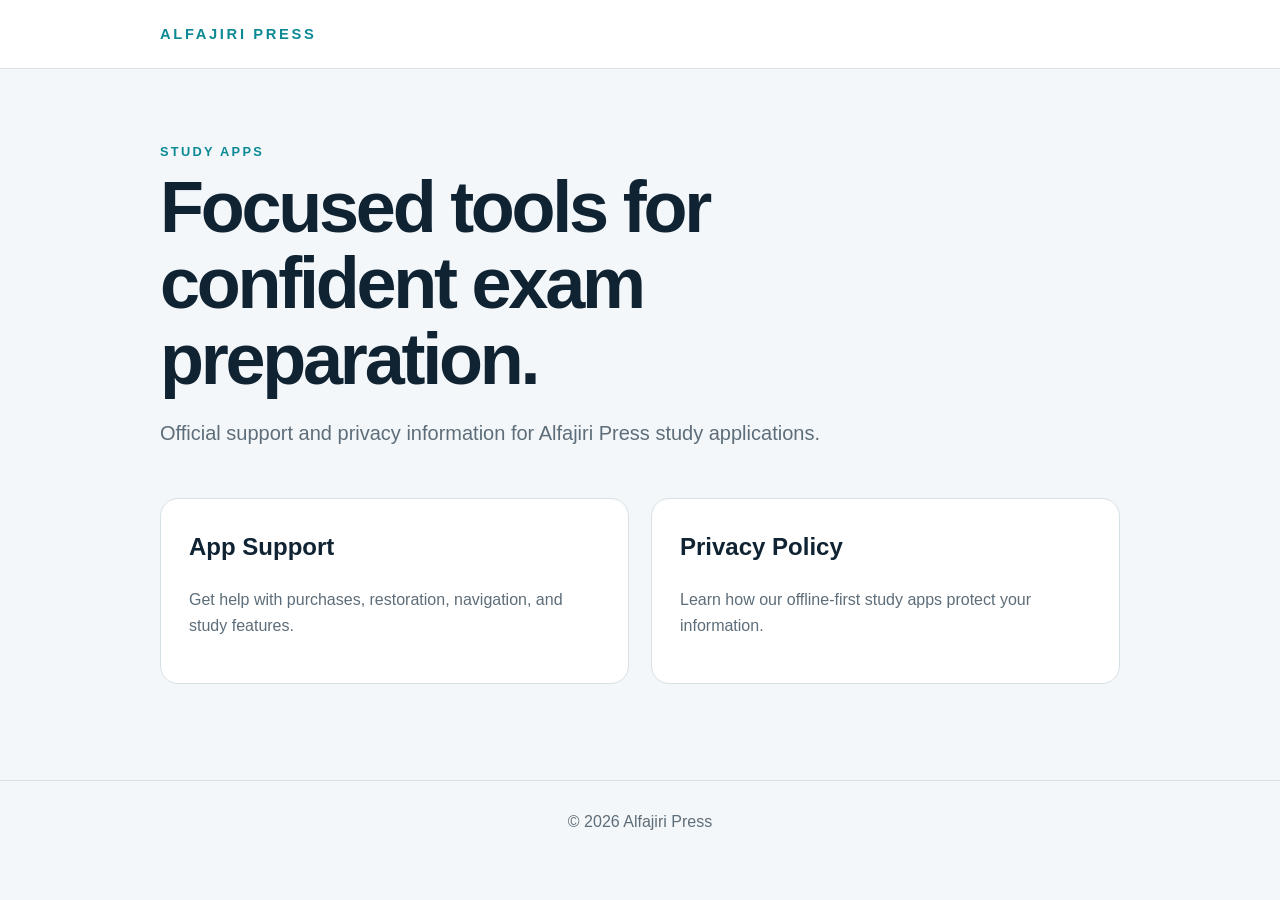
<file: index.html>
<!doctype html>
<html lang="en">
<head>
  <meta charset="utf-8">
  <meta name="viewport" content="width=device-width, initial-scale=1">
  <title>Alfajiri Apps</title>
  <meta name="description" content="Official support and privacy information for Alfajiri Press study apps.">
  <link rel="stylesheet" href="styles.css">
</head>
<body>
  <header class="site-header">
    <a class="brand" href="index.html">ALFAJIRI PRESS</a>
  </header>
  <main class="container">
    <p class="eyebrow">STUDY APPS</p>
    <h1>Focused tools for confident exam preparation.</h1>
    <p class="lead">Official support and privacy information for Alfajiri Press study applications.</p>
    <div class="cards">
      <a class="card" href="support.html">
        <h2>App Support</h2>
        <p>Get help with purchases, restoration, navigation, and study features.</p>
      </a>
      <a class="card" href="privacy.html">
        <h2>Privacy Policy</h2>
        <p>Learn how our offline-first study apps protect your information.</p>
      </a>
    </div>
  </main>
  <footer>© 2026 Alfajiri Press</footer>
</body>
</html>
</file>
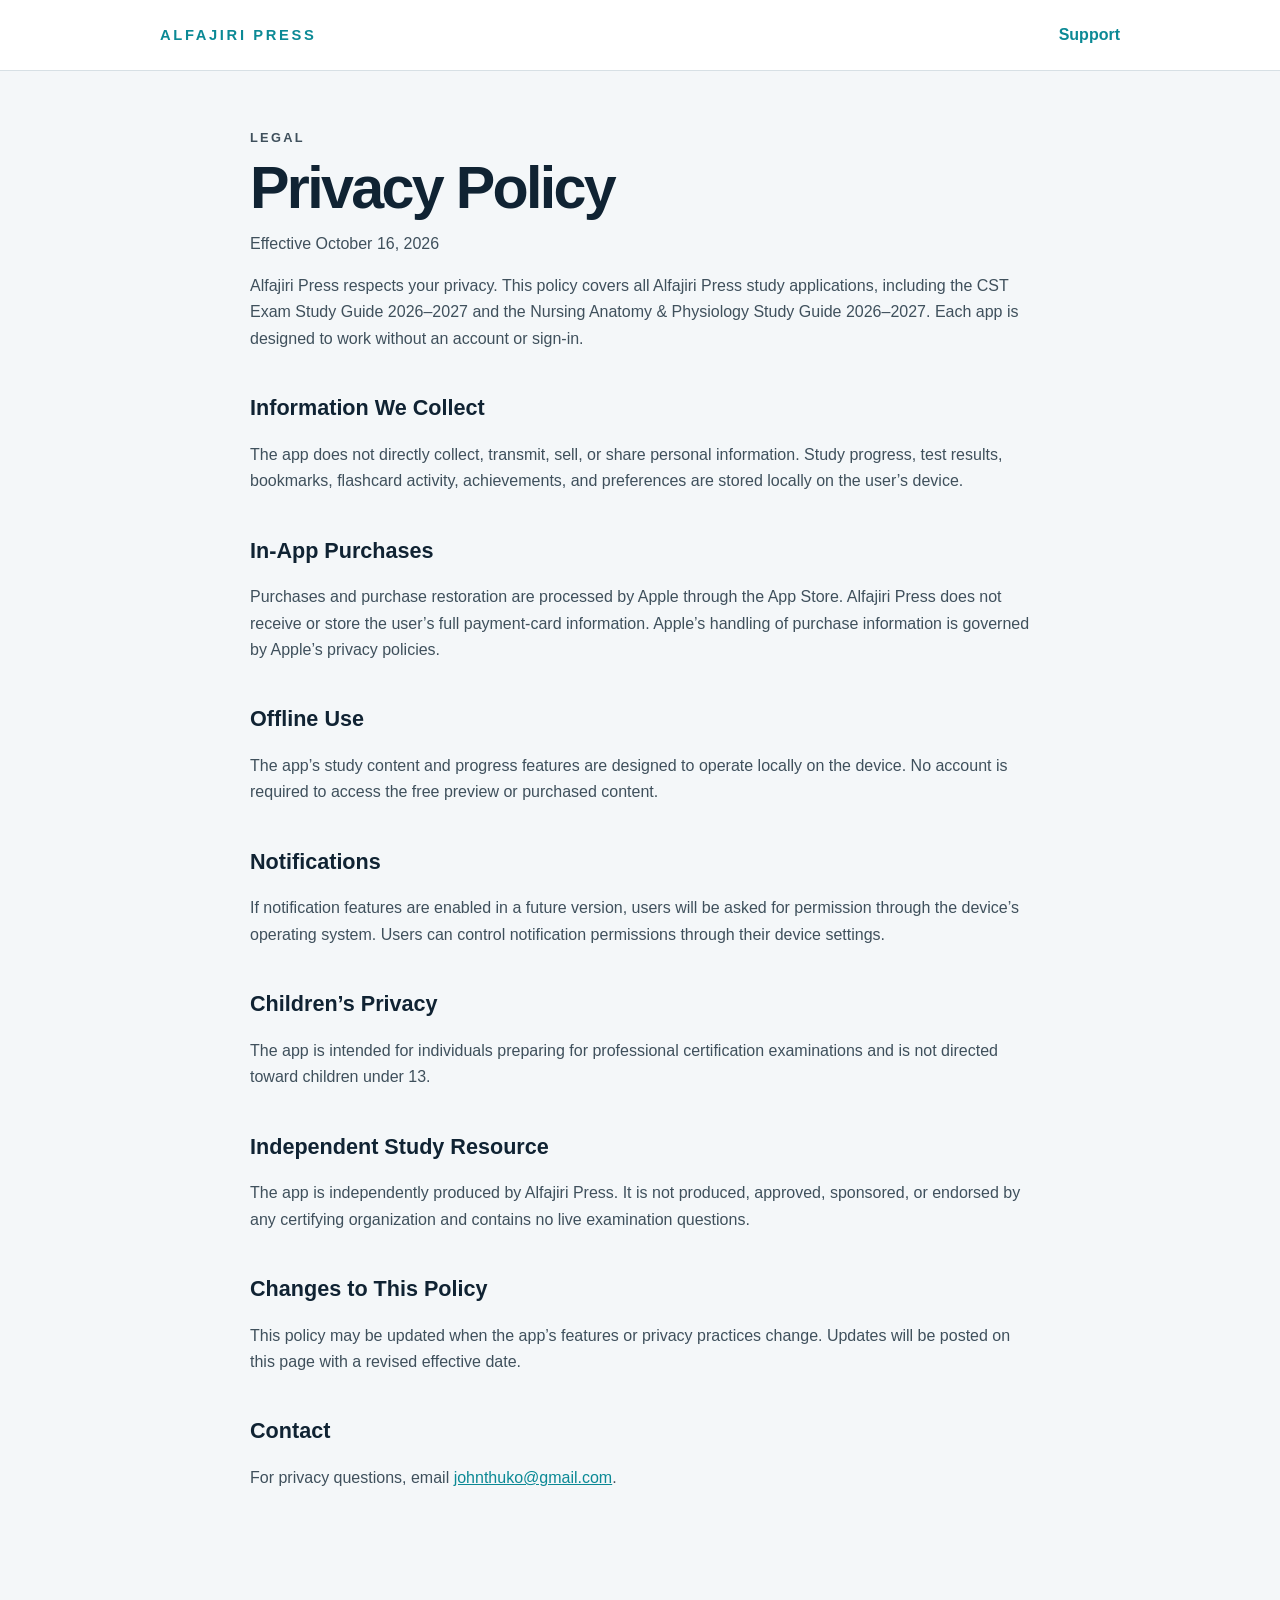
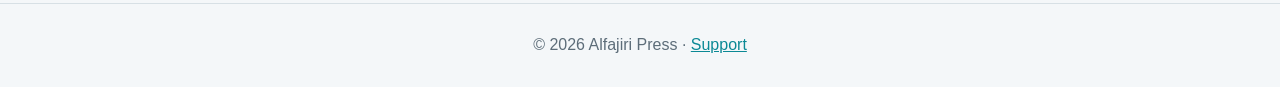
<file: privacy.html>
<!doctype html>
<html lang="en">
<head>
  <meta charset="utf-8">
  <meta name="viewport" content="width=device-width, initial-scale=1">
  <title>Privacy Policy | Alfajiri Apps</title>
  <meta name="description" content="Privacy policy for Alfajiri Press study applications.">
  <link rel="stylesheet" href="styles.css">
</head>
<body>
  <header class="site-header">
    <a class="brand" href="index.html">ALFAJIRI PRESS</a>
    <nav><a href="support.html">Support</a></nav>
  </header>
  <main class="container article">
    <p class="eyebrow">LEGAL</p>
    <h1>Privacy Policy</h1>
    <p class="updated">Effective October 16, 2026</p>

    <p>Alfajiri Press respects your privacy. This policy covers all Alfajiri Press study applications, including the CST Exam Study Guide 2026–2027 and the Nursing Anatomy &amp; Physiology Study Guide 2026–2027. Each app is designed to work without an account or sign-in.</p>

    <h2>Information We Collect</h2>
    <p>The app does not directly collect, transmit, sell, or share personal information. Study progress, test results, bookmarks, flashcard activity, achievements, and preferences are stored locally on the user’s device.</p>

    <h2>In-App Purchases</h2>
    <p>Purchases and purchase restoration are processed by Apple through the App Store. Alfajiri Press does not receive or store the user’s full payment-card information. Apple’s handling of purchase information is governed by Apple’s privacy policies.</p>

    <h2>Offline Use</h2>
    <p>The app’s study content and progress features are designed to operate locally on the device. No account is required to access the free preview or purchased content.</p>

    <h2>Notifications</h2>
    <p>If notification features are enabled in a future version, users will be asked for permission through the device’s operating system. Users can control notification permissions through their device settings.</p>

    <h2>Children’s Privacy</h2>
    <p>The app is intended for individuals preparing for professional certification examinations and is not directed toward children under 13.</p>

    <h2>Independent Study Resource</h2>
    <p>The app is independently produced by Alfajiri Press. It is not produced, approved, sponsored, or endorsed by any certifying organization and contains no live examination questions.</p>

    <h2>Changes to This Policy</h2>
    <p>This policy may be updated when the app’s features or privacy practices change. Updates will be posted on this page with a revised effective date.</p>

    <h2>Contact</h2>
    <p>For privacy questions, email <a href="mailto:johnthuko@gmail.com">johnthuko@gmail.com</a>.</p>
  </main>
  <footer>© 2026 Alfajiri Press · <a href="support.html">Support</a></footer>
</body>
</html>
</file>
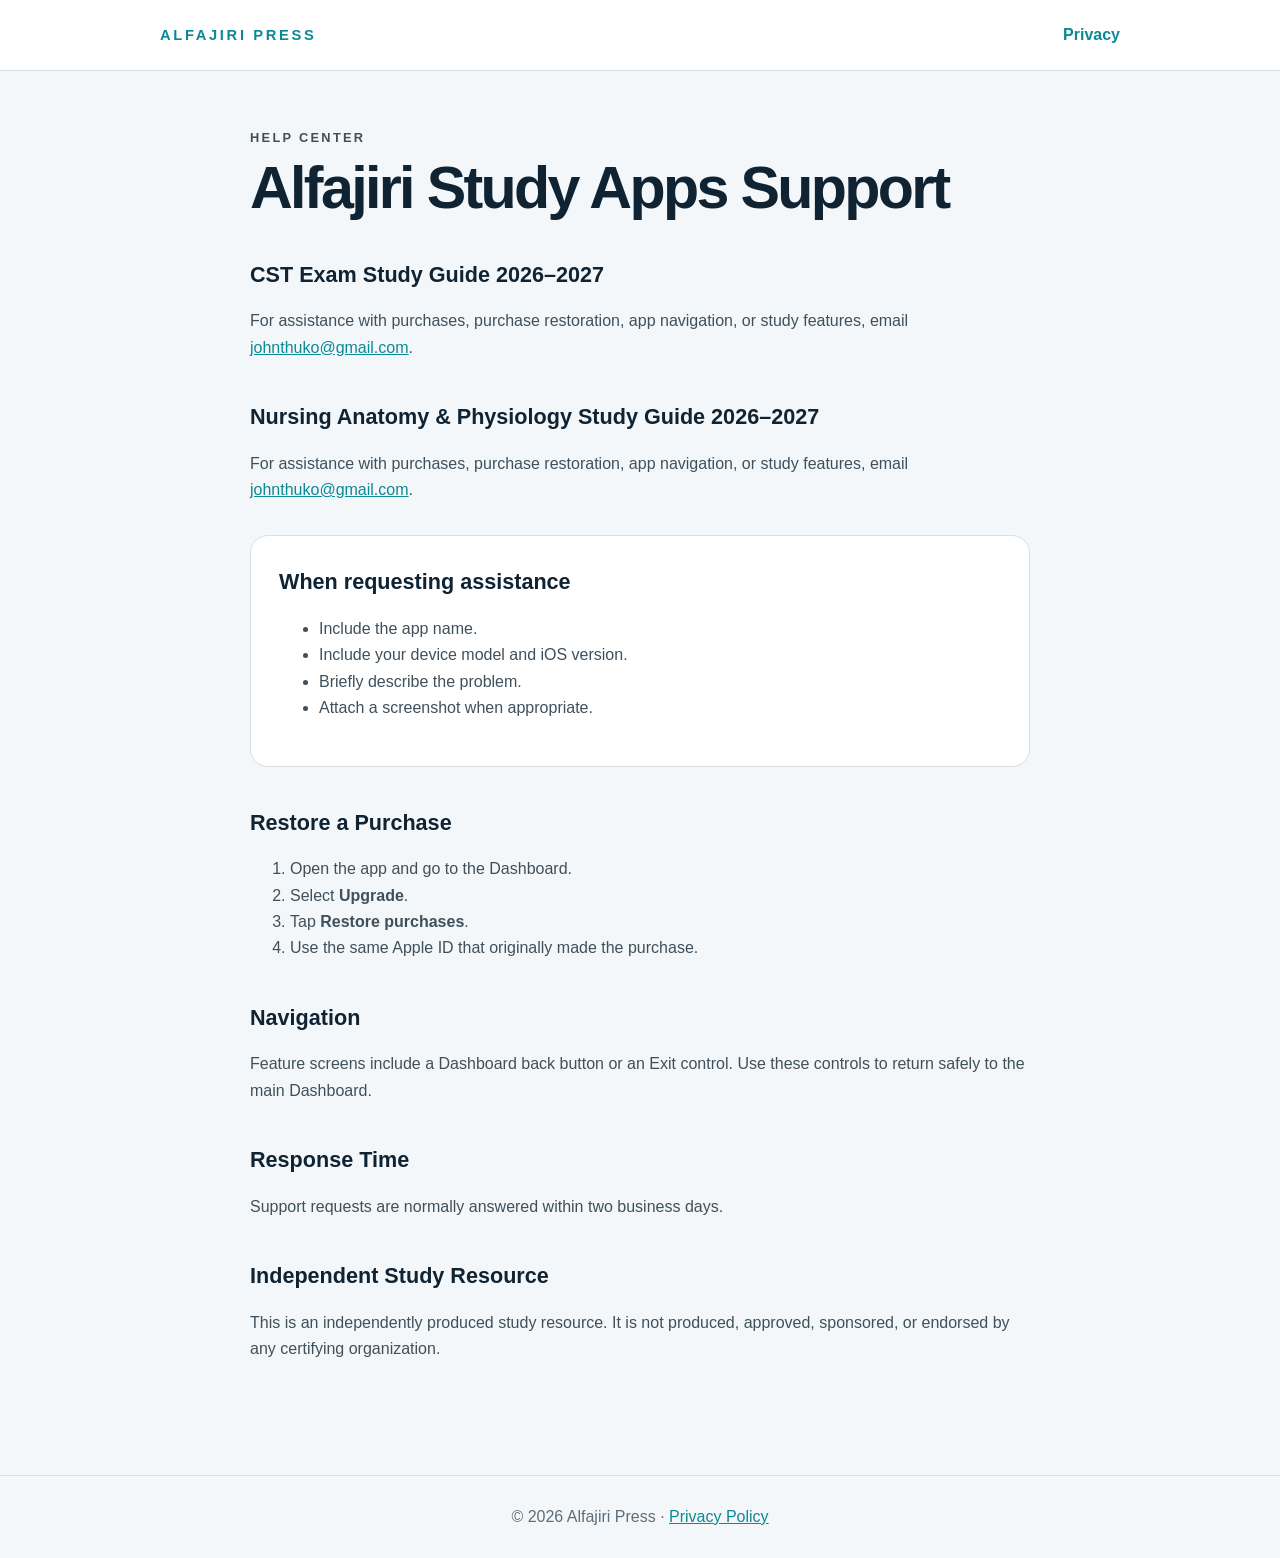
<file: support.html>
<!doctype html>
<html lang="en">
<head>
  <meta charset="utf-8">
  <meta name="viewport" content="width=device-width, initial-scale=1">
  <title>App Support | Alfajiri Apps</title>
  <meta name="description" content="Support for Alfajiri Press study applications.">
  <link rel="stylesheet" href="styles.css">
</head>
<body>
  <header class="site-header">
    <a class="brand" href="index.html">ALFAJIRI PRESS</a>
    <nav><a href="privacy.html">Privacy</a></nav>
  </header>
  <main class="container article">
    <p class="eyebrow">HELP CENTER</p>
    <h1>Alfajiri Study Apps Support</h1>

    <h2>CST Exam Study Guide 2026–2027</h2>
    <p>For assistance with purchases, purchase restoration, app navigation, or study features, email <a href="mailto:johnthuko@gmail.com">johnthuko@gmail.com</a>.</p>

    <h2>Nursing Anatomy &amp; Physiology Study Guide 2026–2027</h2>
    <p>For assistance with purchases, purchase restoration, app navigation, or study features, email <a href="mailto:johnthuko@gmail.com">johnthuko@gmail.com</a>.</p>

    <div class="notice">
      <h2>When requesting assistance</h2>
      <ul>
        <li>Include the app name.</li>
        <li>Include your device model and iOS version.</li>
        <li>Briefly describe the problem.</li>
        <li>Attach a screenshot when appropriate.</li>
      </ul>
    </div>

    <h2>Restore a Purchase</h2>
    <ol>
      <li>Open the app and go to the Dashboard.</li>
      <li>Select <strong>Upgrade</strong>.</li>
      <li>Tap <strong>Restore purchases</strong>.</li>
      <li>Use the same Apple ID that originally made the purchase.</li>
    </ol>

    <h2>Navigation</h2>
    <p>Feature screens include a Dashboard back button or an Exit control. Use these controls to return safely to the main Dashboard.</p>

    <h2>Response Time</h2>
    <p>Support requests are normally answered within two business days.</p>

    <h2>Independent Study Resource</h2>
    <p>This is an independently produced study resource. It is not produced, approved, sponsored, or endorsed by any certifying organization.</p>
  </main>
  <footer>© 2026 Alfajiri Press · <a href="privacy.html">Privacy Policy</a></footer>
</body>
</html>
</file>
<file: styles.css>
:root {
  --navy: #102333;
  --teal: #0b8995;
  --surface: #ffffff;
  --background: #f4f7f9;
  --muted: #5d6d79;
  --border: #d7e0e5;
}

* { box-sizing: border-box; }

body {
  margin: 0;
  color: var(--navy);
  background: var(--background);
  font-family: -apple-system, BlinkMacSystemFont, "Segoe UI", sans-serif;
  line-height: 1.65;
}

a { color: var(--teal); }

.site-header {
  display: flex;
  align-items: center;
  justify-content: space-between;
  padding: 22px max(24px, calc((100% - 960px) / 2));
  background: var(--surface);
  border-bottom: 1px solid var(--border);
}

.brand {
  color: var(--teal);
  font-size: .92rem;
  font-weight: 800;
  letter-spacing: .18em;
  text-decoration: none;
}

nav a { font-weight: 700; text-decoration: none; }

.container {
  width: min(960px, calc(100% - 40px));
  margin: 0 auto;
  padding: 72px 0 96px;
}

.eyebrow {
  margin: 0 0 8px;
  color: var(--teal);
  font-size: .8rem;
  font-weight: 800;
  letter-spacing: .18em;
}

h1 {
  max-width: 800px;
  margin: 0 0 20px;
  font-size: clamp(2.3rem, 6vw, 4.5rem);
  line-height: 1.05;
  letter-spacing: -.045em;
}

.lead { max-width: 680px; color: var(--muted); font-size: 1.25rem; }

.cards {
  display: grid;
  grid-template-columns: repeat(2, minmax(0, 1fr));
  gap: 22px;
  margin-top: 48px;
}

.card, .notice {
  padding: 28px;
  background: var(--surface);
  border: 1px solid var(--border);
  border-radius: 18px;
}

.card { color: inherit; text-decoration: none; }
.card:hover { border-color: var(--teal); transform: translateY(-2px); }
.card h2, .notice h2 { margin-top: 0; }
.card p { color: var(--muted); }

.article {
  max-width: 780px;
  padding-top: 56px;
}

.article h1 { font-size: clamp(2.3rem, 5vw, 3.7rem); }
.article h2 { margin: 38px 0 8px; font-size: 1.35rem; }
.article p, .article li { color: #3f505c; }
.updated { margin-top: -8px; color: var(--muted); }
.notice { margin: 32px 0; }
.notice h2 { margin: 0; }

footer {
  padding: 28px 20px;
  color: var(--muted);
  text-align: center;
  border-top: 1px solid var(--border);
}

@media (max-width: 640px) {
  .container { padding-top: 48px; }
  .cards { grid-template-columns: 1fr; }
}
</file>
